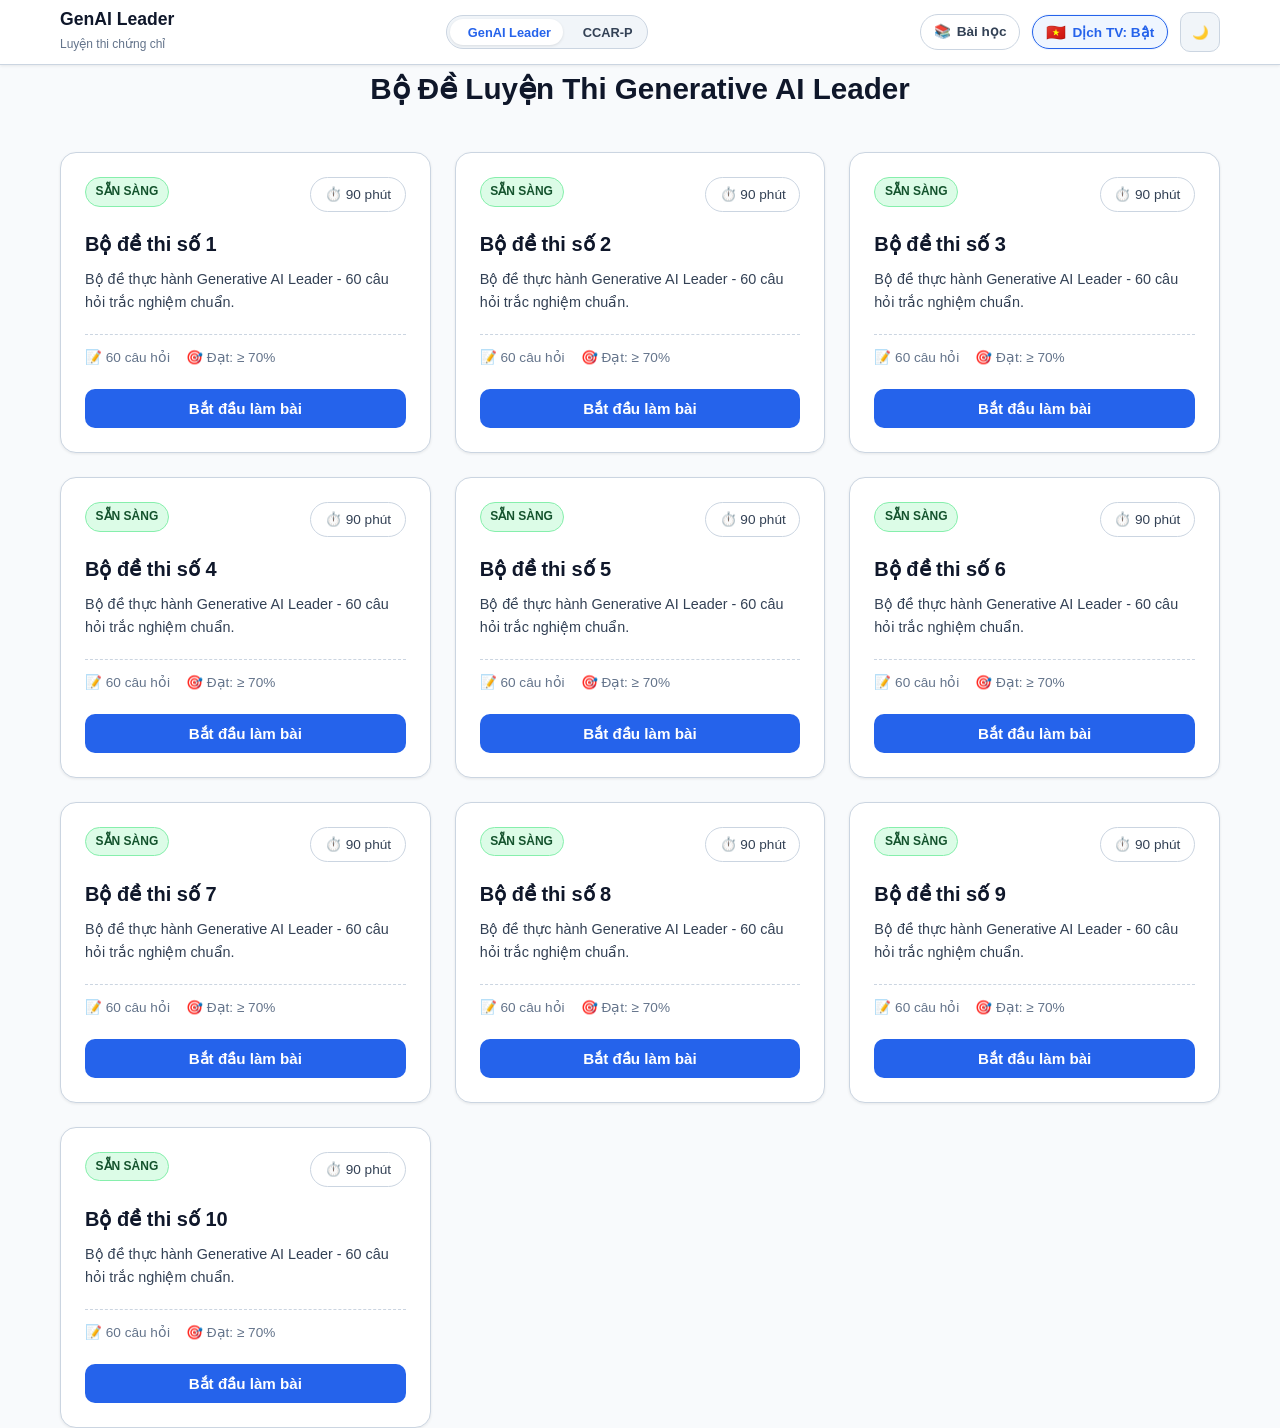
<file: index.html>
<!DOCTYPE html>
<html lang="vi" data-theme="light">

<head>
  <meta charset="UTF-8">
  <meta name="viewport" content="width=device-width, initial-scale=1.0">
  <title>Luyện Thi Chứng Chỉ Generative AI Leader | 10 Bộ Đề Thi Thử</title>
  <meta name="description"
    content="Nền tảng thi thử chứng chỉ Generative AI Leader với 10 bộ đề thi trắc nghiệm, bấm giờ 90 phút, chấm điểm phân tích theo chủ đề và xem đáp án chi tiết.">
  <link rel="stylesheet" href="css/style.css">
</head>

<body>

  <!-- ========================================================================
       SITE HEADER
       ======================================================================== -->
  <header class="site-header">
    <div class="container header-content">
      <div class="brand" id="brandLogo" title="Về trang chọn bộ đề">
        <div class="brand-info">
          <h1 id="brandTitle">Exam Portal</h1>
          <span id="brandSubtitle">Luyện thi chứng chỉ</span>
        </div>
      </div>

      <!-- Quick Exam Switcher in Header -->
      <div class="header-exam-selector" id="headerExamSelector" role="group" aria-label="Chọn kỳ thi chứng chỉ">
        <button type="button" class="exam-pill-btn active" data-exam="genai" id="headBtnGenAI"
          title="Chuyển sang kỳ thi Google Cloud Generative AI Leader">
          <span class="exam-pill-icon"></span>
          <span class="exam-pill-name">GenAI Leader</span>
        </button>
        <button type="button" class="exam-pill-btn" data-exam="ccarp" id="headBtnCCARP"
          title="Chuyển sang kỳ thi Claude Certified Architect (CCAR-P)">
          <span class="exam-pill-icon"></span>
          <span class="exam-pill-name">CCAR-P</span>
        </button>
      </div>

      <div class="header-actions">
        <!-- Link to CCAR-P study page (shown only for CCAR-P) -->
        <a class="btn-learn-link" id="learnLink" href="ccarp-learn.html" title="Bài học CCAR-P song ngữ theo 7 domain">
          📚 <span class="learn-link-text">Bài học</span>
        </a>

        <!-- Countdown Timer Widget -->
        <div class="timer-widget" id="timerWidget" aria-label="Thời gian còn lại">
          <span>⏱️</span>
          <span id="timerDisplay">90:00</span>
        </div>

        <!-- Bilingual Translation Toggle Button -->
        <button type="button" class="btn-lang-toggle active" id="langToggleBtn" aria-label="Bật/Tắt dịch tiếng Việt"
          title="Bật/Tắt hiển thị bản dịch tiếng Việt song ngữ">
          <span class="lang-icon">🇻🇳</span>
          <span class="lang-label" id="langToggleText">Dịch TV: Bật</span>
        </button>

        <!-- Light/Dark Theme Toggle -->
        <button type="button" class="btn-icon" id="themeToggleBtn" aria-label="Chuyển giao diện sáng/tối"
          title="Chuyển giao diện">
          🌙
        </button>
      </div>
    </div>
  </header>

  <!-- ========================================================================
       MAIN APP VIEWS
       ======================================================================== -->
  <main class="container">

    <!-- VIEW 1: SET SELECTION DASHBOARD -->
    <section id="setSelectionView" class="view-section active">

      <!-- EXAM SELECTION CARDS -->


      <div class="hero-banner" id="heroBanner">
        <h2 id="heroTitle">Bộ Đề Luyện Thi Generative AI Leader</h2>
      </div>

      <div class="sets-grid" id="setsGrid">
        <!-- Rendered by js/app.js -->
      </div>
    </section>

    <!-- VIEW 2: ACTIVE EXAM INTERFACE -->
    <section id="examView" class="view-section">
      <div class="exam-layout">

        <!-- Left Column: Question Area -->
        <div class="question-panel">
          <div class="question-header">
            <div>
              <span id="examSetName"
                style="font-weight:700; color:var(--text-muted); font-size:0.85rem; margin-right:0.5rem;">Bộ đề
                thi</span>
              <span class="q-topic-badge" id="qTopicBadge">Topic</span>
            </div>
            <div style="display:flex; align-items:center; gap:0.5rem;">
              <span class="q-type-badge" id="qTypeBadge">🔘 Chọn một đáp án</span>
              <button type="button" class="q-flag-btn" id="qFlagBtn" title="Gắn cờ để kiểm tra lại trước khi nộp">
                🏳️ Đặt cờ xem lại
              </button>
            </div>
          </div>

          <!-- Question Text -->
          <h2 class="question-title" id="questionTitle">Đang tải câu hỏi...</h2>

          <!-- Options -->
          <div class="options-list" id="optionsList" role="radiogroup">
            <!-- Rendered by js/app.js -->
          </div>

          <!-- Navigation Controls -->
          <div class="question-actions">
            <button type="button" class="btn btn-secondary" id="prevBtn">❮ Câu trước</button>
            <button type="button" class="btn btn-secondary mobile-palette-toggle" id="mobilePaletteToggle">
              📋 Danh sách câu (<span id="answeredCountLabel">0/60</span>)
            </button>
            <button type="button" class="btn btn-primary" id="nextBtn">Câu tiếp theo ❯</button>
          </div>
        </div>

        <!-- Right Column: Question Palette Matrix -->
        <aside class="palette-sidebar" id="paletteSidebar">
          <div class="palette-header">
            <h4>Bảng câu hỏi</h4>
            <button type="button" class="btn-icon mobile-palette-toggle" id="closeMobilePaletteBtn"
              style="width:32px; height:32px;">✕</button>
          </div>

          <div class="palette-legend">
            <div class="legend-item"><span class="legend-dot answered"></span> Đã làm</div>
            <div class="legend-item"><span class="legend-dot unanswered"></span> Chưa làm</div>
            <div class="legend-item"><span class="legend-dot flagged"></span> Gắn cờ</div>
            <div class="legend-item"><span class="legend-dot current"></span> Đang xem</div>
          </div>

          <div class="palette-grid" id="paletteGrid">
            <!-- 1 to 60 buttons -->
          </div>

          <div class="palette-footer">
            <button type="button" class="btn btn-primary" id="submitExamBtn">
              Nộp bài thi 🏁
            </button>
          </div>
        </aside>

        <div class="palette-backdrop" id="paletteBackdrop"></div>

      </div>
    </section>

    <!-- VIEW 3: RESULTS & FULL REVIEW -->
    <section id="resultView" class="view-section">

      <!-- Big Score Summary Card -->
      <div class="result-header-card">
        <div class="result-status-badge pass" id="resultStatusBadge">PASSED</div>
        <div class="score-display" id="scorePercent">85%</div>
        <div class="score-subtitle" id="scoreFraction">(51/60 câu đúng)</div>

        <div class="result-stats-row">
          <div class="stat-box">
            <span class="val" id="timeSpentText">45m 12s</span>
            <span class="lbl">Thời gian làm bài</span>
          </div>
          <div class="stat-box">
            <span class="val" id="correctCountText" style="color:var(--success);">51</span>
            <span class="lbl">Số câu đúng</span>
          </div>
          <div class="stat-box">
            <span class="val" id="incorrectCountText" style="color:var(--danger);">9</span>
            <span class="lbl">Số câu sai</span>
          </div>
          <div class="stat-box">
            <span class="val" id="passMarkText">70%</span>
            <span class="lbl">Điểm chuẩn qua môn</span>
          </div>
        </div>
      </div>

      <!-- Domain Performance Breakdown -->
      <div class="domains-card">
        <h3 id="domainsCardTitle">📊 Kết quả phân tích theo các lĩnh vực thi</h3>
        <div id="domainBarsContainer">
          <!-- Rendered by js/app.js -->
        </div>
      </div>

      <!-- Detailed Review List -->
      <div class="review-section">
        <div class="review-section-header">
          <h3>📝 Xem lại toàn bộ câu hỏi &amp; đáp án</h3>
          <div class="review-filters">
            <button type="button" class="filter-btn active" data-filter="all">Tất cả</button>
            <button type="button" class="filter-btn" data-filter="correct">Câu đúng</button>
            <button type="button" class="filter-btn" data-filter="incorrect">Câu sai</button>
            <button type="button" class="filter-btn" data-filter="flagged">Đã gắn cờ</button>
          </div>
        </div>

        <div class="review-list" id="reviewList">
          <!-- Rendered by js/app.js -->
        </div>

        <div class="result-footer-actions">
          <button type="button" class="btn btn-secondary" id="retryBtn">🔄 Làm lại đề này</button>
          <button type="button" class="btn btn-primary" id="backToSetsBtn">🏠 Trở về danh sách bộ đề</button>
        </div>
      </div>

    </section>

  </main>

  <!-- ========================================================================
       CONFIRMATION MODAL
       ======================================================================== -->
  <div class="modal-overlay" id="submitModal" role="dialog" aria-modal="true" aria-labelledby="modalTitle">
    <div class="modal-content">
      <div class="modal-icon">⚠️</div>
      <h3 id="modalTitle">Xác nhận nộp bài</h3>
      <p id="modalWarningText">Bạn có chắc chắn muốn nộp bài thi?</p>
      <div class="modal-actions">
        <button type="button" class="btn btn-secondary" id="modalCancelBtn">Tiếp tục làm bài</button>
        <button type="button" class="btn btn-primary" id="modalConfirmBtn">Nộp bài ngay</button>
      </div>
    </div>
  </div>

  <!-- Scripts: First load data JS for instant offline/file:// support without CORS, then app -->
  <script src="Quiz_data/manifest.js"></script>
  <script src="Quiz_data/set_1.js"></script>
  <script src="CCAR-P/manifest.js"></script>
  <script src="CCAR-P/set_1.js"></script>
  <script src="js/app.js"></script>
</body>

</html>
</file>
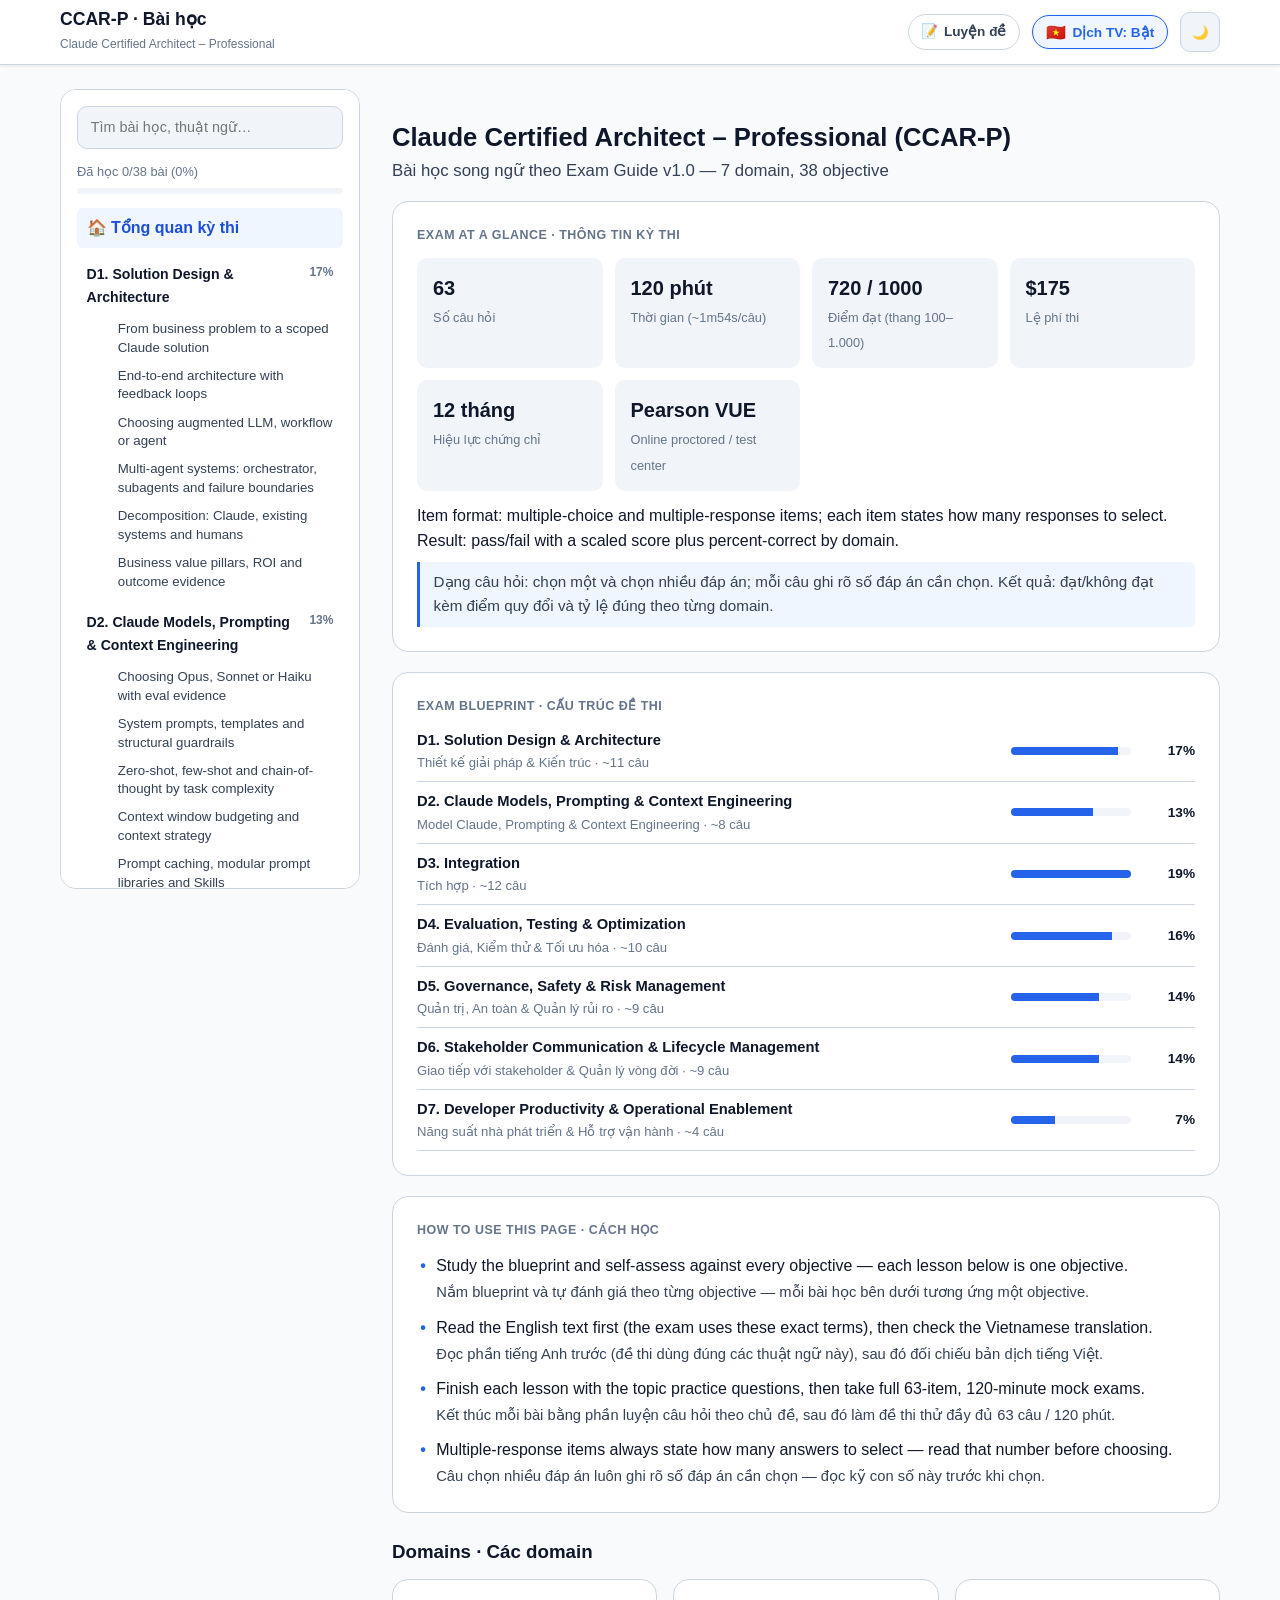
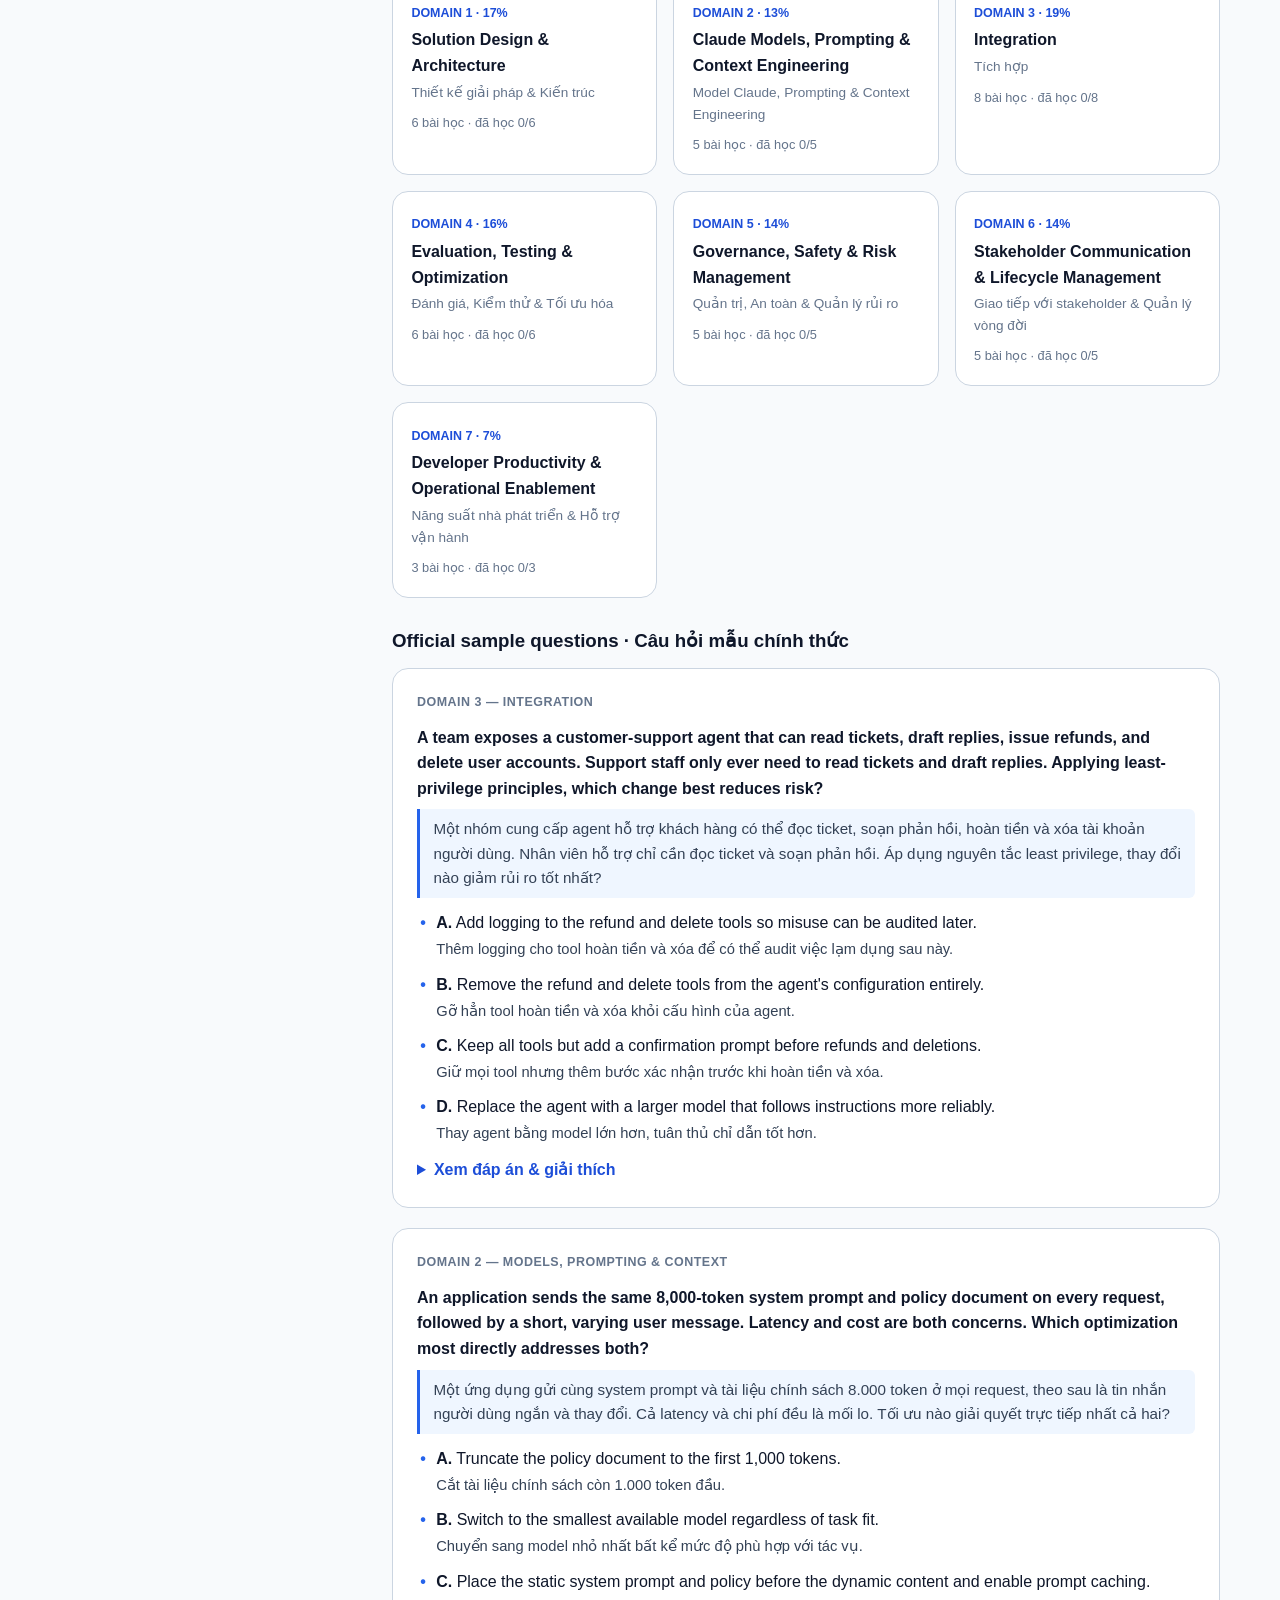
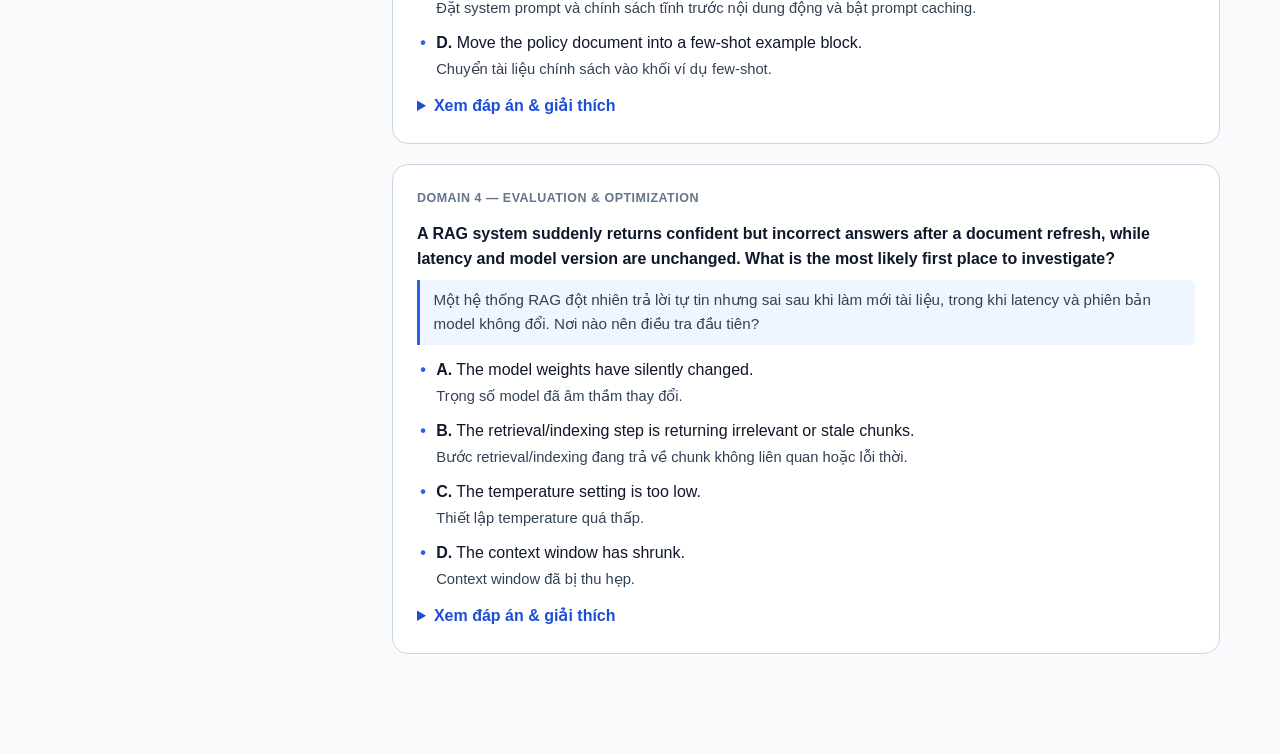
<file: ccarp-learn.html>
<!DOCTYPE html>
<html lang="vi" data-theme="light">

<head>
  <meta charset="UTF-8">
  <meta name="viewport" content="width=device-width, initial-scale=1.0">
  <title>Bài Học CCAR-P | Claude Certified Architect – Professional</title>
  <meta name="description"
    content="Bài học song ngữ Anh - Việt cho kỳ thi Claude Certified Architect – Professional (CCAR-P), sắp xếp theo 7 domain và các objective của Exam Guide.">
  <link rel="stylesheet" href="css/style.css">
  <link rel="stylesheet" href="css/learn.css">
</head>

<body>

  <header class="site-header">
    <div class="container header-content">
      <a class="brand" href="#overview" title="Tổng quan kỳ thi CCAR-P">
        <div class="brand-info">
          <h1>CCAR-P · Bài học</h1>
          <span>Claude Certified Architect – Professional</span>
        </div>
      </a>

      <div class="header-actions">
        <button type="button" class="btn-icon learn-menu-btn" id="menuToggleBtn" aria-label="Mở mục lục"
          title="Mục lục">☰</button>

        <a class="btn-learn-link" href="index.html?exam=ccarp" title="Làm 10 bộ đề thi thử CCAR-P">
          📝 <span class="learn-link-text">Luyện đề</span>
        </a>

        <button type="button" class="btn-lang-toggle active" id="langToggleBtn" aria-label="Bật/Tắt dịch tiếng Việt"
          title="Bật/Tắt hiển thị bản dịch tiếng Việt song ngữ">
          <span class="lang-icon">🇻🇳</span>
          <span class="lang-label" id="langToggleText">Dịch TV: Bật</span>
        </button>

        <button type="button" class="btn-icon" id="themeToggleBtn" aria-label="Chuyển giao diện sáng/tối"
          title="Chuyển giao diện">🌙</button>
      </div>
    </div>
  </header>

  <div class="container learn-layout">
    <aside class="learn-sidebar" id="learnSidebar" aria-label="Mục lục bài học">
      <div class="learn-search">
        <input type="search" id="searchInput" placeholder="Tìm bài học, thuật ngữ…" aria-label="Tìm bài học">
      </div>
      <div class="learn-progress" id="progressSummary"></div>
      <nav class="learn-nav" id="learnNav"></nav>
    </aside>
    <div class="learn-backdrop" id="learnBackdrop"></div>

    <main class="learn-main" id="learnMain">
      <p class="learn-loading">Đang tải bài học…</p>
    </main>
  </div>

  <script src="CCAR-P/lessons/lessons.js"></script>
  <script src="CCAR-P/manifest.js"></script>
  <script src="js/learn.js"></script>
</body>

</html>
</file>
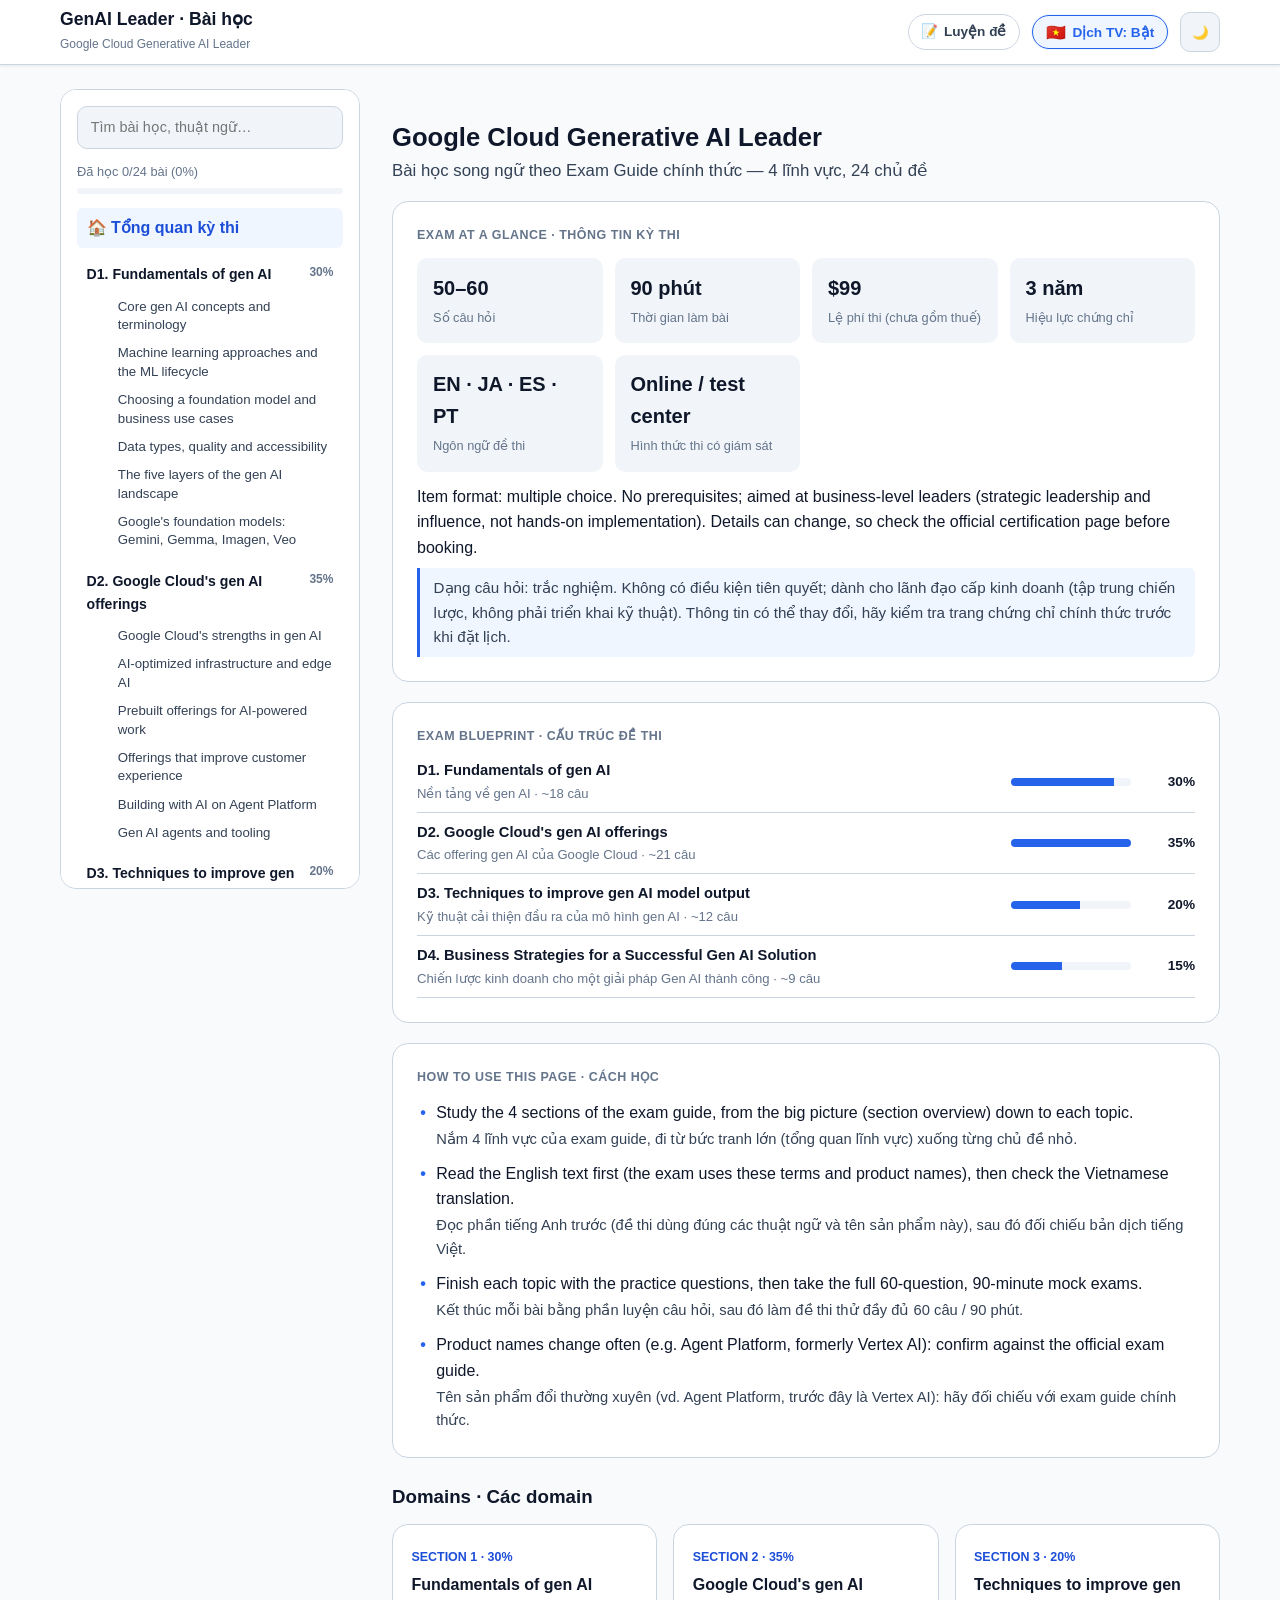
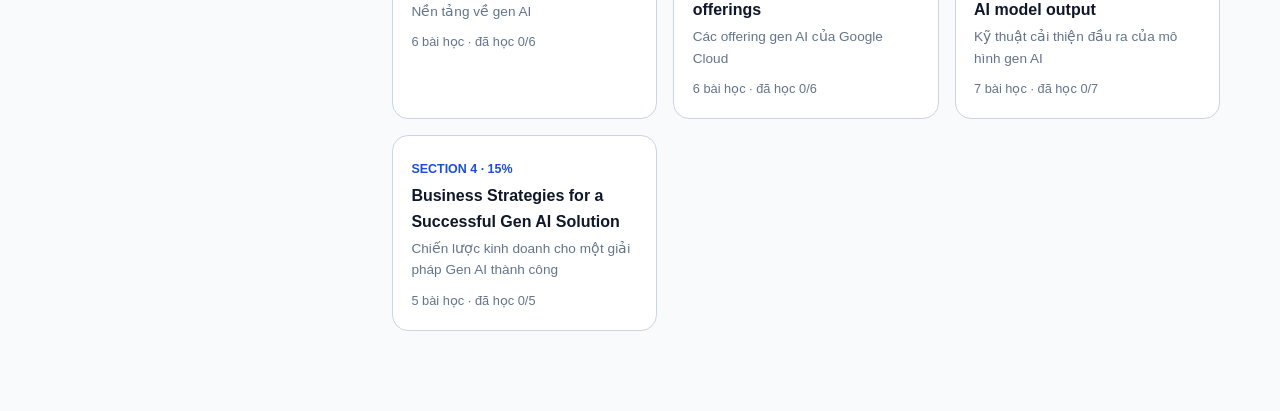
<file: genai-learn.html>
<!DOCTYPE html>
<html lang="vi" data-theme="light">

<head>
  <meta charset="UTF-8">
  <meta name="viewport" content="width=device-width, initial-scale=1.0">
  <title>Bài Học Generative AI Leader | Google Cloud</title>
  <meta name="description"
    content="Bài học song ngữ Anh - Việt cho kỳ thi Google Cloud Generative AI Leader, sắp xếp từ 4 lĩnh vực lớn xuống từng chủ đề nhỏ theo Exam Guide chính thức.">
  <link rel="stylesheet" href="css/style.css">
  <link rel="stylesheet" href="css/learn.css">
</head>

<body>

  <header class="site-header">
    <div class="container header-content">
      <a class="brand" href="#overview" title="Tổng quan kỳ thi Generative AI Leader">
        <div class="brand-info">
          <h1>GenAI Leader · Bài học</h1>
          <span>Google Cloud Generative AI Leader</span>
        </div>
      </a>

      <div class="header-actions">
        <button type="button" class="btn-icon learn-menu-btn" id="menuToggleBtn" aria-label="Mở mục lục"
          title="Mục lục">☰</button>

        <a class="btn-learn-link" href="index.html?exam=genai" title="Làm 10 bộ đề thi thử Generative AI Leader">
          📝 <span class="learn-link-text">Luyện đề</span>
        </a>

        <button type="button" class="btn-lang-toggle active" id="langToggleBtn" aria-label="Bật/Tắt dịch tiếng Việt"
          title="Bật/Tắt hiển thị bản dịch tiếng Việt song ngữ">
          <span class="lang-icon">🇻🇳</span>
          <span class="lang-label" id="langToggleText">Dịch TV: Bật</span>
        </button>

        <button type="button" class="btn-icon" id="themeToggleBtn" aria-label="Chuyển giao diện sáng/tối"
          title="Chuyển giao diện">🌙</button>
      </div>
    </div>
  </header>

  <div class="container learn-layout">
    <aside class="learn-sidebar" id="learnSidebar" aria-label="Mục lục bài học">
      <div class="learn-search">
        <input type="search" id="searchInput" placeholder="Tìm bài học, thuật ngữ…" aria-label="Tìm bài học">
      </div>
      <div class="learn-progress" id="progressSummary"></div>
      <nav class="learn-nav" id="learnNav"></nav>
    </aside>
    <div class="learn-backdrop" id="learnBackdrop"></div>

    <main class="learn-main" id="learnMain">
      <p class="learn-loading">Đang tải bài học…</p>
    </main>
  </div>

  <script src="Quiz_data/lessons/lessons.js"></script>
  <script src="Quiz_data/manifest.js"></script>
  <script>
    // Cấu hình cho js/learn.js (mặc định của learn.js là CCAR-P)
    (function () {
      var DOMAIN_TOPICS = [
        "Generative AI Fundamentals",
        "Google Cloud Gen AI Solutions",
        "Improving Gen AI Model Output",
        "Business Strategy for Gen AI"
      ];
      window.LEARN_CONFIG = {
        lessons: window.GENAI_LESSONS,
        manifest: window.QUIZ_MANIFEST,
        progressKey: "genai_learn_done",
        examId: "genai",
        folder: "Quiz_data",
        setVarPrefix: "QUIZ_DATA_SET_",
        lessonsFile: "Quiz_data/lessons/lessons.js",
        buildCmd: "python build_genai_lessons.py",
        title: "Google Cloud Generative AI Leader",
        subtitle: "Bài học song ngữ theo Exam Guide chính thức — 4 lĩnh vực, {topics} chủ đề",
        questionsPerSet: 60,
        domainWord: "Section",
        practiceSource: "Generative AI Leader",
        facts: [
          { val: "50–60", lbl: "Số câu hỏi" },
          { val: "90 phút", lbl: "Thời gian làm bài" },
          { val: "$99", lbl: "Lệ phí thi (chưa gồm thuế)" },
          { val: "3 năm", lbl: "Hiệu lực chứng chỉ" },
          { val: "EN · JA · ES · PT", lbl: "Ngôn ngữ đề thi" },
          { val: "Online / test center", lbl: "Hình thức thi có giám sát" }
        ],
        formatNote: {
          en: "Item format: multiple choice. No prerequisites; aimed at business-level leaders (strategic leadership and influence, not hands-on implementation). Details can change, so check the official certification page before booking.",
          vi: "Dạng câu hỏi: trắc nghiệm. Không có điều kiện tiên quyết; dành cho lãnh đạo cấp kinh doanh (tập trung chiến lược, không phải triển khai kỹ thuật). Thông tin có thể thay đổi, hãy kiểm tra trang chứng chỉ chính thức trước khi đặt lịch."
        },
        steps: [
          { en: "Study the 4 sections of the exam guide, from the big picture (section overview) down to each topic.", vi: "Nắm 4 lĩnh vực của exam guide, đi từ bức tranh lớn (tổng quan lĩnh vực) xuống từng chủ đề nhỏ." },
          { en: "Read the English text first (the exam uses these terms and product names), then check the Vietnamese translation.", vi: "Đọc phần tiếng Anh trước (đề thi dùng đúng các thuật ngữ và tên sản phẩm này), sau đó đối chiếu bản dịch tiếng Việt." },
          { en: "Finish each topic with the practice questions, then take the full 60-question, 90-minute mock exams.", vi: "Kết thúc mỗi bài bằng phần luyện câu hỏi, sau đó làm đề thi thử đầy đủ 60 câu / 90 phút." },
          { en: "Product names change often (e.g. Agent Platform, formerly Vertex AI): confirm against the official exam guide.", vi: "Tên sản phẩm đổi thường xuyên (vd. Agent Platform, trước đây là Vertex AI): hãy đối chiếu với exam guide chính thức." }
        ],
        samples: [],
        // Mỗi câu hỏi đã gắn lessonId; câu nào chưa có thì lọc theo lĩnh vực + từ khóa của bài học
        practiceFilter: function (q, domain, topic) {
          if (q.lessonId) return q.lessonId === topic.id;
          var want = DOMAIN_TOPICS[(domain && domain.domain) - 1];
          if (!want || String(q.topic || "").indexOf(want) !== 0) return false;
          var text = [q.question].concat((q.options || []).map(function (o) { return o.text; }), [q.explanation]).join(" ").toLowerCase();
          return (topic.keywords || []).some(function (k) { return text.indexOf(String(k).toLowerCase()) !== -1; });
        }
      };
    })();
  </script>
  <script src="js/learn.js"></script>
</body>

</html>
</file>
<file: css/style.css>
/* ==========================================================================
   Generative AI Leader Exam Portal - Design System & Styles
   ========================================================================== */

:root {
  /* Common variables */
  --font-family: -apple-system, BlinkMacSystemFont, "Segoe UI", Roboto, Helvetica, Arial, sans-serif, "Apple Color Emoji", "Segoe UI Emoji";
  --radius-sm: 6px;
  --radius-md: 10px;
  --radius-lg: 16px;
  --radius-full: 9999px;
  --transition-fast: 0.15s ease;
  --transition-normal: 0.25s ease;

  /* LIGHT THEME (High Contrast & Clean) */
  --bg-body: #f8fafc;
  --bg-surface: #ffffff;
  --bg-surface-secondary: #f1f5f9;
  --bg-surface-hover: #e2e8f0;
  --border-color: #cbd5e1;
  --border-focus: #2563eb;
  
  --text-primary: #0f172a;      /* High contrast dark slate */
  --text-secondary: #334155;    /* Clear secondary text */
  --text-muted: #64748b;        /* Subtle labels */
  
  --accent-primary: #2563eb;
  --accent-hover: #1d4ed8;
  --accent-subtle: #eff6ff;
  --accent-text: #1d4ed8;

  --success: #15803d;
  --success-subtle: #dcfce7;
  --success-border: #86efac;
  --success-text: #14532d;

  --danger: #b91c1c;
  --danger-subtle: #fee2e2;
  --danger-border: #fca5a5;
  --danger-text: #7f1d1d;

  --warning: #b45309;
  --warning-subtle: #fef3c7;
  --warning-border: #fcd34d;
  --warning-text: #78350f;

  --shadow-sm: 0 1px 3px rgba(0, 0, 0, 0.08);
  --shadow-md: 0 4px 12px rgba(0, 0, 0, 0.08);
  --shadow-lg: 0 12px 28px rgba(0, 0, 0, 0.1);
  --nav-active-bg: #2563eb;
  --nav-active-text: #ffffff;
}

[data-theme="dark"] {
  /* DARK THEME (Luminous High Contrast, Non-tiring Deep Navy) */
  --bg-body: #0b0f19;
  --bg-surface: #131b2e;
  --bg-surface-secondary: #1a253c;
  --bg-surface-hover: #22314e;
  --border-color: #273754;
  --border-focus: #60a5fa;

  --text-primary: #f8fafc;      /* Crisp white */
  --text-secondary: #cbd5e1;    /* Very readable light slate */
  --text-muted: #94a3b8;        /* Soft gray for metadata */

  --accent-primary: #3b82f6;
  --accent-hover: #60a5fa;
  --accent-subtle: rgba(59, 130, 246, 0.16);
  --accent-text: #93c5fd;

  --success: #22c55e;
  --success-subtle: rgba(34, 197, 94, 0.18);
  --success-border: #166534;
  --success-text: #86efac;

  --danger: #ef4444;
  --danger-subtle: rgba(239, 68, 68, 0.18);
  --danger-border: #991b1b;
  --danger-text: #fca5a5;

  --warning: #f59e0b;
  --warning-subtle: rgba(245, 158, 11, 0.18);
  --warning-border: #92400e;
  --warning-text: #fde68a;

  --shadow-sm: 0 1px 3px rgba(0, 0, 0, 0.4);
  --shadow-md: 0 6px 16px rgba(0, 0, 0, 0.5);
  --shadow-lg: 0 14px 32px rgba(0, 0, 0, 0.6);
  --nav-active-bg: #3b82f6;
  --nav-active-text: #ffffff;
}

/* Reset & Base */
*, *::before, *::after {
  box-sizing: border-box;
  margin: 0;
  padding: 0;
}

body {
  font-family: var(--font-family);
  background-color: var(--bg-body);
  color: var(--text-primary);
  line-height: 1.6;
  min-height: 100vh;
  display: flex;
  flex-direction: column;
  transition: background-color var(--transition-normal), color var(--transition-normal);
  -webkit-font-smoothing: antialiased;
}

/* Layout Container */
.container {
  width: 100%;
  max-width: 1200px;
  margin: 0 auto;
  padding: 0 1.25rem;
}

/* Header & Navigation Bar */
.site-header {
  background-color: var(--bg-surface);
  border-bottom: 1px solid var(--border-color);
  position: sticky;
  top: 0;
  z-index: 50;
  box-shadow: var(--shadow-sm);
  transition: background-color var(--transition-normal), border-color var(--transition-normal);
}

.header-content {
  display: flex;
  align-items: center;
  justify-content: space-between;
  height: 64px;
}

.brand {
  display: flex;
  align-items: center;
  gap: 0.75rem;
  text-decoration: none;
  color: var(--text-primary);
  cursor: pointer;
}

.brand-icon {
  width: 36px;
  height: 36px;
  border-radius: var(--radius-md);
  background: linear-gradient(135deg, #2563eb, #7c3aed);
  display: flex;
  align-items: center;
  justify-content: center;
  color: #ffffff;
  font-weight: 700;
  font-size: 1.1rem;
}

.brand-info h1 {
  font-size: 1.1rem;
  font-weight: 700;
  line-height: 1.2;
}

.brand-info span {
  font-size: 0.75rem;
  color: var(--text-muted);
}

/* Quick Exam Switcher in Header */
.header-exam-selector {
  display: inline-flex;
  align-items: center;
  background: var(--bg-surface-secondary);
  border: 1px solid var(--border-color);
  border-radius: var(--radius-full);
  padding: 3px;
  gap: 2px;
}

.exam-pill-btn {
  display: inline-flex;
  align-items: center;
  gap: 0.35rem;
  padding: 0.35rem 0.75rem;
  font-size: 0.8rem;
  font-weight: 600;
  border-radius: var(--radius-full);
  border: none;
  background: transparent;
  color: var(--text-secondary);
  cursor: pointer;
  transition: all var(--transition-fast);
}

.exam-pill-btn:hover {
  color: var(--text-primary);
}

.exam-pill-btn.active {
  background: var(--bg-surface);
  color: var(--accent-primary);
  box-shadow: 0 1px 3px rgba(0, 0, 0, 0.1);
}

.header-actions {
  display: flex;
  align-items: center;
  gap: 0.75rem;
}

/* Theme Toggle Button */
.btn-icon {
  background: var(--bg-surface-secondary);
  border: 1px solid var(--border-color);
  color: var(--text-primary);
  width: 40px;
  height: 40px;
  border-radius: var(--radius-md);
  display: inline-flex;
  align-items: center;
  justify-content: center;
  cursor: pointer;
  transition: all var(--transition-fast);
}

.btn-icon:hover {
  background: var(--bg-surface-hover);
  border-color: var(--border-focus);
}

/* Bilingual Language Toggle Button */
.btn-lang-toggle {
  display: inline-flex;
  align-items: center;
  gap: 0.4rem;
  padding: 0.4rem 0.8rem;
  font-size: 0.85rem;
  font-weight: 600;
  border-radius: var(--radius-full);
  border: 1px solid var(--border-color);
  background: var(--bg-surface);
  color: var(--text-secondary);
  cursor: pointer;
  transition: all var(--transition-fast);
}

.btn-lang-toggle:hover {
  background: var(--bg-surface-secondary);
  border-color: var(--border-focus);
  color: var(--text-primary);
}

.btn-lang-toggle.active {
  background: var(--accent-subtle);
  border-color: var(--accent-primary);
  color: var(--accent-primary);
  box-shadow: 0 0 0 1px var(--accent-subtle);
}

.btn-lang-toggle .lang-icon {
  font-size: 1rem;
}

/* Link to study page */
.btn-learn-link {
  display: inline-flex;
  align-items: center;
  gap: 0.35rem;
  padding: 0.4rem 0.8rem;
  font-size: 0.85rem;
  font-weight: 600;
  border-radius: var(--radius-full);
  border: 1px solid var(--border-color);
  background: var(--bg-surface);
  color: var(--text-secondary);
  text-decoration: none;
  transition: all var(--transition-fast);
}

.btn-learn-link:hover {
  background: var(--bg-surface-secondary);
  border-color: var(--border-focus);
  color: var(--text-primary);
}

.review-lesson-link {
  display: inline-block;
  margin-top: 0.75rem;
  font-size: 0.85rem;
  font-weight: 600;
  color: var(--accent-text);
  text-decoration: none;
}

.review-lesson-link:hover {
  text-decoration: underline;
}

/* Exam Timer Widget */
.timer-widget {
  display: none; /* Shown during exam */
  align-items: center;
  gap: 0.5rem;
  padding: 0.4rem 0.85rem;
  background: var(--bg-surface-secondary);
  border: 1px solid var(--border-color);
  border-radius: var(--radius-full);
  font-variant-numeric: tabular-nums;
  font-weight: 600;
  font-size: 0.95rem;
  color: var(--text-primary);
}

.timer-widget.warning {
  background: var(--warning-subtle);
  border-color: var(--warning-border);
  color: var(--warning-text);
  animation: pulse 1.5s infinite;
}

.timer-widget.danger {
  background: var(--danger-subtle);
  border-color: var(--danger-border);
  color: var(--danger-text);
  animation: pulse 0.8s infinite;
}

@keyframes pulse {
  0%, 100% { opacity: 1; }
  50% { opacity: 0.6; }
}

/* Standard Buttons */
.btn {
  display: inline-flex;
  align-items: center;
  justify-content: center;
  gap: 0.5rem;
  padding: 0.6rem 1.2rem;
  border-radius: var(--radius-md);
  font-size: 0.95rem;
  font-weight: 600;
  cursor: pointer;
  transition: all var(--transition-fast);
  border: 1px solid transparent;
  text-decoration: none;
}

.btn-primary {
  background-color: var(--accent-primary);
  color: #ffffff;
}

.btn-primary:hover:not(:disabled) {
  background-color: var(--accent-hover);
  box-shadow: 0 4px 12px var(--accent-subtle);
}

.btn-secondary {
  background-color: var(--bg-surface-secondary);
  border-color: var(--border-color);
  color: var(--text-primary);
}

.btn-secondary:hover:not(:disabled) {
  background-color: var(--bg-surface-hover);
}

.btn-outline-danger {
  background-color: transparent;
  border-color: var(--danger);
  color: var(--danger);
}

.btn-outline-danger:hover {
  background-color: var(--danger-subtle);
}

.btn:disabled {
  opacity: 0.5;
  cursor: not-allowed;
}

/* App Main Views */
main {
  flex: 1;
  padding: 2rem 0;
}

.view-section {
  display: none;
}

.view-section.active {
  display: block;
}

/* ==========================================================================
   VIEW 1: SET SELECTION DASHBOARD
   ========================================================================== */

/* Exam Switcher Dashboard Cards */
.exam-selection-container {
  margin-bottom: 2.25rem;
}

.exam-selection-cards {
  display: grid;
  grid-template-columns: repeat(auto-fit, minmax(320px, 1fr));
  gap: 1.25rem;
}

.exam-select-card {
  position: relative;
  display: flex;
  align-items: center;
  gap: 1.1rem;
  padding: 1.35rem 1.5rem;
  background: var(--bg-surface);
  border: 2px solid var(--border-color);
  border-radius: var(--radius-lg);
  cursor: pointer;
  text-align: left;
  transition: all var(--transition-normal);
  box-shadow: var(--shadow-sm);
}

.exam-select-card:hover {
  transform: translateY(-2px);
  border-color: var(--border-focus);
  box-shadow: var(--shadow-md);
}

.exam-select-card.active {
  border-color: var(--accent-primary);
  background: var(--accent-subtle);
  box-shadow: 0 4px 16px var(--accent-subtle);
}

.card-status-badge {
  position: absolute;
  top: -10px;
  right: 18px;
  font-size: 0.72rem;
  font-weight: 700;
  padding: 0.15rem 0.65rem;
  border-radius: var(--radius-full);
  background: var(--accent-primary);
  color: #ffffff;
  letter-spacing: 0.3px;
  box-shadow: 0 2px 6px rgba(0, 0, 0, 0.15);
}

.card-status-badge.new-badge {
  background: #f59e0b;
}

.exam-select-card:not(.active) .card-status-badge:not(.new-badge) {
  display: none;
}

.card-icon-wrapper {
  width: 52px;
  height: 52px;
  border-radius: var(--radius-md);
  display: flex;
  align-items: center;
  justify-content: center;
  font-size: 1.75rem;
  flex-shrink: 0;
}

.card-icon-wrapper.google-color {
  background: rgba(66, 133, 244, 0.12);
}

.card-icon-wrapper.anthropic-color {
  background: rgba(217, 119, 6, 0.14);
}

.card-info {
  flex: 1;
  min-width: 0;
}

.card-provider {
  display: block;
  font-size: 0.75rem;
  font-weight: 700;
  text-transform: uppercase;
  letter-spacing: 0.5px;
  color: var(--text-muted);
  margin-bottom: 0.2rem;
}

.card-info h3 {
  font-size: 1.15rem;
  font-weight: 700;
  color: var(--text-primary);
  margin-bottom: 0.25rem;
  line-height: 1.35;
}

.card-info p {
  font-size: 0.85rem;
  color: var(--text-secondary);
  margin: 0;
  line-height: 1.4;
}

.card-arrow {
  font-size: 1.25rem;
  font-weight: 700;
  color: var(--text-muted);
  transition: all var(--transition-fast);
  padding-left: 0.5rem;
}

.exam-select-card.active .card-arrow {
  color: var(--accent-primary);
  transform: translateX(4px);
}

.hero-banner {
  text-align: center;
  margin-bottom: 2.5rem;
}

.hero-banner h2 {
  font-size: 1.85rem;
  font-weight: 800;
  margin-bottom: 0.5rem;
  color: var(--text-primary);
}

.hero-banner p {
  color: var(--text-secondary);
  font-size: 1.05rem;
  max-width: 680px;
  margin: 0 auto;
}

.exam-meta-pills {
  display: flex;
  justify-content: center;
  flex-wrap: wrap;
  gap: 0.75rem;
  margin-top: 1.25rem;
}

.meta-pill {
  display: inline-flex;
  align-items: center;
  gap: 0.4rem;
  padding: 0.35rem 0.85rem;
  border-radius: var(--radius-full);
  font-size: 0.85rem;
  font-weight: 500;
  background: var(--bg-surface);
  border: 1px solid var(--border-color);
  color: var(--text-secondary);
}

/* Sets Grid */
.sets-grid {
  display: grid;
  grid-template-columns: repeat(auto-fill, minmax(320px, 1fr));
  gap: 1.5rem;
  margin-top: 1.5rem;
}

.set-card {
  background: var(--bg-surface);
  border: 1px solid var(--border-color);
  border-radius: var(--radius-lg);
  padding: 1.5rem;
  display: flex;
  flex-direction: column;
  justify-content: space-between;
  box-shadow: var(--shadow-sm);
  transition: all var(--transition-normal);
  position: relative;
  overflow: hidden;
}

.set-card.available:hover {
  transform: translateY(-4px);
  border-color: var(--accent-primary);
  box-shadow: var(--shadow-md);
}

.set-card.unavailable {
  opacity: 0.75;
}

.card-header {
  display: flex;
  justify-content: space-between;
  align-items: flex-start;
  margin-bottom: 1rem;
}

.set-badge {
  font-size: 0.75rem;
  font-weight: 700;
  text-transform: uppercase;
  padding: 0.25rem 0.6rem;
  border-radius: var(--radius-full);
}

.set-badge.ready {
  background: var(--success-subtle);
  color: var(--success-text);
  border: 1px solid var(--success-border);
}

.set-badge.coming-soon {
  background: var(--bg-surface-secondary);
  color: var(--text-muted);
  border: 1px solid var(--border-color);
}

.set-card h3 {
  font-size: 1.25rem;
  font-weight: 700;
  margin-bottom: 0.5rem;
}

.set-card p {
  color: var(--text-secondary);
  font-size: 0.9rem;
  margin-bottom: 1.25rem;
  flex: 1;
}

.set-specs {
  display: flex;
  gap: 1rem;
  font-size: 0.85rem;
  color: var(--text-muted);
  margin-bottom: 1.25rem;
  border-top: 1px dashed var(--border-color);
  padding-top: 0.75rem;
}

.set-card .btn {
  width: 100%;
}

/* ==========================================================================
   VIEW 2: ACTIVE EXAM INTERFACE
   ========================================================================== */
.exam-layout {
  display: grid;
  grid-template-columns: 1fr 320px;
  gap: 1.75rem;
  align-items: start;
}

/* Main Question Area */
.question-panel {
  background: var(--bg-surface);
  border: 1px solid var(--border-color);
  border-radius: var(--radius-lg);
  padding: 1.75rem;
  box-shadow: var(--shadow-sm);
}

.question-header {
  display: flex;
  justify-content: space-between;
  align-items: flex-start;
  flex-wrap: wrap;
  gap: 0.75rem;
  padding-bottom: 1rem;
  border-bottom: 1px solid var(--border-color);
  margin-bottom: 1.5rem;
}

.q-topic-badge {
  display: inline-block;
  font-size: 0.8rem;
  font-weight: 600;
  padding: 0.25rem 0.75rem;
  border-radius: var(--radius-full);
  background: var(--accent-subtle);
  color: var(--accent-text);
  border: 1px solid var(--border-color);
}

.q-type-badge {
  display: inline-flex;
  align-items: center;
  gap: 0.35rem;
  font-size: 0.8rem;
  font-weight: 600;
  padding: 0.25rem 0.75rem;
  border-radius: var(--radius-full);
  background: var(--warning-subtle);
  color: var(--warning-text);
  border: 1px solid var(--warning-border);
}

.q-flag-btn {
  background: transparent;
  border: 1px solid var(--border-color);
  color: var(--text-secondary);
  padding: 0.35rem 0.75rem;
  border-radius: var(--radius-md);
  cursor: pointer;
  font-size: 0.85rem;
  display: inline-flex;
  align-items: center;
  gap: 0.35rem;
  transition: all var(--transition-fast);
}

.q-flag-btn.flagged {
  background: var(--warning-subtle);
  border-color: var(--warning-border);
  color: var(--warning-text);
  font-weight: 600;
}

.question-title {
  margin-bottom: 1.5rem;
}

.q-title-en {
  font-size: 1.15rem;
  font-weight: 600;
  line-height: 1.5;
  color: var(--text-primary);
}

.q-title-vi {
  margin-top: 0.5rem;
  font-size: 0.98rem;
  line-height: 1.5;
  color: var(--text-secondary);
  font-weight: 400;
  padding: 0.45rem 0.85rem;
  border-left: 3px solid var(--accent-primary);
  background: var(--accent-subtle);
  border-radius: 0 var(--radius-sm) var(--radius-sm) 0;
}

/* Options List */
.options-list {
  display: flex;
  flex-direction: column;
  gap: 0.85rem;
  margin-bottom: 2rem;
}

.option-item {
  display: flex;
  align-items: flex-start;
  gap: 1rem;
  padding: 1rem 1.25rem;
  background: var(--bg-surface);
  border: 2px solid var(--border-color);
  border-radius: var(--radius-md);
  cursor: pointer;
  transition: all var(--transition-fast);
  user-select: none;
}

.option-item:hover {
  background: var(--bg-surface-secondary);
  border-color: var(--border-focus);
}

.option-item.selected {
  background: var(--accent-subtle);
  border-color: var(--accent-primary);
}

.option-input {
  margin-top: 0.2rem;
  width: 18px;
  height: 18px;
  cursor: pointer;
  accent-color: var(--accent-primary);
}

.option-key {
  font-weight: 700;
  color: var(--text-secondary);
  min-width: 1.5rem;
  margin-top: 0.05rem;
}

.option-content {
  flex: 1;
  display: flex;
  flex-direction: column;
  gap: 0.25rem;
}

.option-text-en {
  font-size: 1rem;
  font-weight: 500;
  color: var(--text-primary);
  line-height: 1.45;
}

.option-text-vi {
  font-size: 0.9rem;
  font-weight: 400;
  color: var(--text-secondary);
  line-height: 1.4;
}

.option-item.selected .option-text-en {
  font-weight: 600;
}

.option-text {
  font-size: 1rem;
  color: var(--text-primary);
  flex: 1;
}

/* Action Controls (Prev, Next, Submit) */
.question-actions {
  display: flex;
  justify-content: space-between;
  align-items: center;
  gap: 1rem;
  padding-top: 1.25rem;
  border-top: 1px solid var(--border-color);
}

/* Question Matrix Palette (Sidebar) */
.palette-sidebar {
  background: var(--bg-surface);
  border: 1px solid var(--border-color);
  border-radius: var(--radius-lg);
  padding: 1.25rem;
  box-shadow: var(--shadow-sm);
  position: sticky;
  top: 80px;
}

.palette-header {
  display: flex;
  justify-content: space-between;
  align-items: center;
  margin-bottom: 1rem;
  padding-bottom: 0.75rem;
  border-bottom: 1px solid var(--border-color);
}

.palette-header h4 {
  font-size: 1rem;
  font-weight: 700;
}

.palette-legend {
  display: grid;
  grid-template-columns: 1fr 1fr;
  gap: 0.5rem;
  margin-bottom: 1rem;
  font-size: 0.75rem;
  color: var(--text-muted);
}

.legend-item {
  display: flex;
  align-items: center;
  gap: 0.4rem;
}

.legend-dot {
  width: 12px;
  height: 12px;
  border-radius: 3px;
  border: 1px solid var(--border-color);
}

.legend-dot.answered { background: var(--accent-primary); border-color: var(--accent-primary); }
.legend-dot.unanswered { background: var(--bg-surface-secondary); }
.legend-dot.flagged { background: var(--warning); border-color: var(--warning); }
.legend-dot.current { border: 2px solid var(--text-primary); }

.palette-grid {
  display: grid;
  grid-template-columns: repeat(5, 1fr);
  gap: 0.5rem;
  max-height: 380px;
  overflow-y: auto;
  padding-right: 0.25rem;
}

.palette-grid::-webkit-scrollbar {
  width: 6px;
}

.palette-grid::-webkit-scrollbar-thumb {
  background: var(--border-color);
  border-radius: 3px;
}

.matrix-btn {
  height: 38px;
  border-radius: var(--radius-sm);
  background: var(--bg-surface-secondary);
  border: 1px solid var(--border-color);
  color: var(--text-primary);
  font-size: 0.85rem;
  font-weight: 600;
  cursor: pointer;
  display: flex;
  align-items: center;
  justify-content: center;
  position: relative;
  transition: all var(--transition-fast);
}

.matrix-btn:hover {
  background: var(--bg-surface-hover);
  border-color: var(--accent-primary);
}

.matrix-btn.answered {
  background: var(--accent-primary);
  color: #ffffff;
  border-color: var(--accent-primary);
}

.matrix-btn.current {
  box-shadow: 0 0 0 2px var(--bg-surface), 0 0 0 4px var(--text-primary);
  font-weight: 800;
}

.matrix-btn.flagged::after {
  content: "";
  position: absolute;
  top: 2px;
  right: 2px;
  width: 7px;
  height: 7px;
  background-color: #f59e0b;
  border-radius: 50%;
  border: 1px solid #ffffff;
}

.palette-footer {
  margin-top: 1.25rem;
  padding-top: 1rem;
  border-top: 1px solid var(--border-color);
}

.palette-footer .btn {
  width: 100%;
}

/* Mobile Matrix Toggle Button */
.mobile-palette-toggle {
  display: none;
}

/* ==========================================================================
   VIEW 3: RESULTS & FULL REVIEW
   ========================================================================== */
.result-header-card {
  background: var(--bg-surface);
  border: 1px solid var(--border-color);
  border-radius: var(--radius-lg);
  padding: 2rem;
  text-align: center;
  box-shadow: var(--shadow-sm);
  margin-bottom: 2rem;
}

.result-status-badge {
  display: inline-block;
  font-size: 1rem;
  font-weight: 800;
  padding: 0.4rem 1.25rem;
  border-radius: var(--radius-full);
  margin-bottom: 1rem;
  text-transform: uppercase;
  letter-spacing: 0.5px;
}

.result-status-badge.pass {
  background: var(--success-subtle);
  color: var(--success-text);
  border: 1px solid var(--success-border);
}

.result-status-badge.fail {
  background: var(--danger-subtle);
  color: var(--danger-text);
  border: 1px solid var(--danger-border);
}

.score-display {
  font-size: 3.5rem;
  font-weight: 900;
  line-height: 1.1;
  color: var(--text-primary);
  margin-bottom: 0.25rem;
}

.score-subtitle {
  color: var(--text-secondary);
  font-size: 1.1rem;
  margin-bottom: 1.5rem;
}

.result-stats-row {
  display: flex;
  justify-content: center;
  flex-wrap: wrap;
  gap: 2rem;
  border-top: 1px solid var(--border-color);
  padding-top: 1.5rem;
}

.stat-box {
  display: flex;
  flex-direction: column;
}

.stat-box .val {
  font-size: 1.35rem;
  font-weight: 700;
  color: var(--text-primary);
}

.stat-box .lbl {
  font-size: 0.85rem;
  color: var(--text-muted);
}

/* Domain Breakdown */
.domains-card {
  background: var(--bg-surface);
  border: 1px solid var(--border-color);
  border-radius: var(--radius-lg);
  padding: 1.75rem;
  box-shadow: var(--shadow-sm);
  margin-bottom: 2rem;
}

.domains-card h3 {
  font-size: 1.15rem;
  font-weight: 700;
  margin-bottom: 1.25rem;
}

.domain-item {
  margin-bottom: 1rem;
}

.domain-info {
  display: flex;
  justify-content: space-between;
  margin-bottom: 0.35rem;
  font-size: 0.9rem;
  font-weight: 600;
}

.domain-bar-bg {
  width: 100%;
  height: 10px;
  background: var(--bg-surface-secondary);
  border-radius: var(--radius-full);
  overflow: hidden;
}

.domain-bar-fill {
  height: 100%;
  background: var(--accent-primary);
  border-radius: var(--radius-full);
  transition: width 0.8s ease-out;
}

/* Question Review Section */
.review-section-header {
  display: flex;
  justify-content: space-between;
  align-items: center;
  flex-wrap: wrap;
  gap: 1rem;
  margin-bottom: 1.5rem;
}

.review-section-header h3 {
  font-size: 1.3rem;
  font-weight: 800;
}

.review-filters {
  display: flex;
  gap: 0.5rem;
  flex-wrap: wrap;
}

.filter-btn {
  background: var(--bg-surface);
  border: 1px solid var(--border-color);
  color: var(--text-secondary);
  padding: 0.4rem 0.85rem;
  border-radius: var(--radius-full);
  font-size: 0.85rem;
  font-weight: 600;
  cursor: pointer;
  transition: all var(--transition-fast);
}

.filter-btn:hover {
  background: var(--bg-surface-hover);
}

.filter-btn.active {
  background: var(--accent-primary);
  color: #ffffff;
  border-color: var(--accent-primary);
}

.review-list {
  display: flex;
  flex-direction: column;
  gap: 1.5rem;
}

.review-card {
  background: var(--bg-surface);
  border: 1px solid var(--border-color);
  border-radius: var(--radius-lg);
  padding: 1.5rem;
  box-shadow: var(--shadow-sm);
  transition: border-color var(--transition-fast);
}

.review-card.correct {
  border-left: 6px solid var(--success);
}

.review-card.incorrect {
  border-left: 6px solid var(--danger);
}

.review-q-meta {
  display: flex;
  justify-content: space-between;
  align-items: center;
  margin-bottom: 0.85rem;
}

.review-status-tag {
  font-size: 0.8rem;
  font-weight: 700;
  padding: 0.2rem 0.6rem;
  border-radius: var(--radius-full);
}

.review-status-tag.correct {
  background: var(--success-subtle);
  color: var(--success-text);
  border: 1px solid var(--success-border);
}

.review-status-tag.incorrect {
  background: var(--danger-subtle);
  color: var(--danger-text);
  border: 1px solid var(--danger-border);
}

.review-options {
  display: flex;
  flex-direction: column;
  gap: 0.6rem;
  margin: 1rem 0;
}

.review-q-title {
  margin-bottom: 0.85rem;
}

.review-q-title .q-title-en {
  font-size: 1.05rem;
  font-weight: 600;
  line-height: 1.5;
  color: var(--text-primary);
}

.review-q-title .q-title-vi {
  margin-top: 0.35rem;
  font-size: 0.95rem;
  color: var(--text-secondary);
  padding: 0.35rem 0.75rem;
  border-left: 3px solid var(--accent-primary);
  background: var(--accent-subtle);
  border-radius: 0 var(--radius-sm) var(--radius-sm) 0;
  line-height: 1.45;
}

.review-opt {
  padding: 0.75rem 1rem;
  border-radius: var(--radius-md);
  font-size: 0.95rem;
  border: 1px solid var(--border-color);
  display: flex;
  align-items: flex-start;
  gap: 0.75rem;
}

.review-opt-icon {
  font-size: 1rem;
  line-height: 1.4;
}

.review-opt-key {
  font-weight: 700;
  min-width: 1.5rem;
  line-height: 1.4;
}

.review-opt-content {
  flex: 1;
  display: flex;
  flex-direction: column;
  gap: 0.2rem;
}

.review-opt-en {
  font-size: 0.95rem;
  color: inherit;
  line-height: 1.45;
}

.review-opt-vi {
  font-size: 0.88rem;
  color: var(--text-secondary);
  line-height: 1.4;
}

.review-opt.is-correct-answer {
  background: var(--success-subtle);
  border-color: var(--success-border);
  color: var(--success-text);
  font-weight: 600;
}

.review-opt.is-correct-answer .review-opt-vi {
  color: var(--success-text);
  opacity: 0.9;
}

.review-opt.is-user-wrong {
  background: var(--danger-subtle);
  border-color: var(--danger-border);
  color: var(--danger-text);
}

.review-opt.is-user-wrong .review-opt-en {
  text-decoration: line-through;
}

.review-opt.is-user-wrong .review-opt-vi {
  color: var(--danger-text);
  opacity: 0.85;
}

.review-opt-badge {
  margin-left: auto;
  font-size: 0.8rem;
  font-weight: 700;
  white-space: nowrap;
}

.review-verdict {
  margin-top: 1rem;
  padding: 0.85rem 1rem;
  border-radius: var(--radius-md);
  background: var(--bg-surface-secondary);
  font-size: 0.9rem;
  border-left: 3px solid var(--accent-primary);
}

.verdict-summary {
  line-height: 1.5;
}

.review-explanation {
  margin-top: 0.65rem;
  padding: 0.65rem 0.85rem;
  border-radius: var(--radius-md);
  background: var(--bg-surface);
  border: 1px dashed var(--border-color);
  display: flex;
  flex-direction: column;
  gap: 0.4rem;
}

.explanation-en {
  font-size: 0.88rem;
  color: var(--text-primary);
  line-height: 1.45;
}

.explanation-vi {
  font-size: 0.88rem;
  color: var(--text-secondary);
  line-height: 1.45;
  padding-top: 0.35rem;
  border-top: 1px solid var(--border-color);
}

.expl-label {
  font-weight: 700;
  color: var(--accent-primary);
}

/* Hide translations utility when toggled off */
body.hide-translations .q-title-vi,
body.hide-translations .option-text-vi,
body.hide-translations .review-opt-vi,
body.hide-translations .explanation-vi {
  display: none !important;
}

.result-footer-actions {
  display: flex;
  justify-content: center;
  gap: 1rem;
  margin-top: 2.5rem;
  flex-wrap: wrap;
}

/* ==========================================================================
   MODAL DIALOG
   ========================================================================== */
.modal-overlay {
  display: none;
  position: fixed;
  inset: 0;
  background: rgba(0, 0, 0, 0.65);
  backdrop-filter: blur(4px);
  z-index: 100;
  align-items: center;
  justify-content: center;
  padding: 1rem;
}

.modal-overlay.active {
  display: flex;
}

.modal-content {
  background: var(--bg-surface);
  border: 1px solid var(--border-color);
  border-radius: var(--radius-lg);
  max-width: 480px;
  width: 100%;
  padding: 2rem;
  box-shadow: var(--shadow-lg);
  text-align: center;
}

.modal-icon {
  width: 56px;
  height: 56px;
  border-radius: 50%;
  background: var(--warning-subtle);
  color: var(--warning-text);
  display: flex;
  align-items: center;
  justify-content: center;
  margin: 0 auto 1.25rem;
  font-size: 1.75rem;
}

.modal-content h3 {
  font-size: 1.35rem;
  font-weight: 800;
  margin-bottom: 0.75rem;
}

.modal-content p {
  color: var(--text-secondary);
  font-size: 0.95rem;
  margin-bottom: 1.5rem;
}

.modal-actions {
  display: flex;
  gap: 0.75rem;
  justify-content: center;
}

/* ==========================================================================
   RESPONSIVE DESIGN (DESKTOP & MOBILE)
   ========================================================================== */
@media (max-width: 900px) {
  .exam-layout {
    grid-template-columns: 1fr;
  }

  .palette-sidebar {
    position: fixed;
    bottom: 0;
    left: 0;
    right: 0;
    top: auto;
    z-index: 90;
    border-radius: var(--radius-lg) var(--radius-lg) 0 0;
    box-shadow: 0 -8px 24px rgba(0, 0, 0, 0.2);
    transform: translateY(100%);
    transition: transform var(--transition-normal);
    max-height: 80vh;
    display: flex;
    flex-direction: column;
  }

  .palette-sidebar.mobile-open {
    transform: translateY(0);
  }

  .palette-backdrop {
    display: none;
    position: fixed;
    inset: 0;
    background: rgba(0,0,0,0.5);
    z-index: 85;
  }

  .palette-backdrop.active {
    display: block;
  }

  .mobile-palette-toggle {
    display: inline-flex;
  }

  .palette-grid {
    grid-template-columns: repeat(6, 1fr);
    max-height: 45vh;
  }

  .question-panel {
    padding: 1.25rem;
  }

  .hero-banner h2 {
    font-size: 1.5rem;
  }
}

@media (max-width: 540px) {
  .header-content {
    height: 56px;
  }

  .brand-info span {
    display: none;
  }

  .learn-link-text {
    display: none;
  }

  .palette-grid {
    grid-template-columns: repeat(5, 1fr);
  }

  .question-title {
    font-size: 1.05rem;
  }

  .option-item {
    padding: 0.85rem 1rem;
    gap: 0.75rem;
  }

  .score-display {
    font-size: 2.75rem;
  }

  .result-stats-row {
    gap: 1.25rem;
  }
}
</file>
<file: css/learn.css>
/* ==========================================================================
   CCAR-P Study Page - reuses design tokens from style.css
   ========================================================================== */

.learn-layout {
  display: grid;
  grid-template-columns: 300px minmax(0, 1fr);
  gap: 2rem;
  padding-top: 1.5rem;
  padding-bottom: 3rem;
  align-items: start;
}

.learn-menu-btn {
  display: none;
}

.learn-backdrop {
  display: none;
}

.learn-sidebar {
  grid-column: 1;
}

.learn-main {
  grid-column: 2;
}

/* Sidebar */
.learn-sidebar {
  position: sticky;
  top: 84px;
  max-height: calc(100vh - 100px);
  overflow-y: auto;
  background: var(--bg-surface);
  border: 1px solid var(--border-color);
  border-radius: var(--radius-lg);
  padding: 1rem;
}

.learn-search input {
  width: 100%;
  padding: 0.55rem 0.8rem;
  font: inherit;
  font-size: 0.9rem;
  border: 1px solid var(--border-color);
  border-radius: var(--radius-md);
  background: var(--bg-surface-secondary);
  color: var(--text-primary);
}

.learn-search input:focus {
  outline: none;
  border-color: var(--border-focus);
}

.learn-progress {
  margin: 0.85rem 0;
  font-size: 0.8rem;
  color: var(--text-muted);
}

.progress-track {
  height: 6px;
  margin-top: 0.35rem;
  border-radius: var(--radius-full);
  background: var(--bg-surface-secondary);
  overflow: hidden;
}

.progress-fill {
  height: 100%;
  background: var(--success);
  transition: width var(--transition-normal);
}

.learn-nav a {
  display: block;
  text-decoration: none;
  color: var(--text-secondary);
  border-radius: var(--radius-sm);
}

.learn-nav a:hover {
  background: var(--bg-surface-secondary);
  color: var(--text-primary);
}

.learn-nav a.active {
  background: var(--accent-subtle);
  color: var(--accent-text);
  font-weight: 600;
}

.nav-overview {
  padding: 0.45rem 0.6rem;
  font-weight: 600;
  margin-bottom: 0.5rem;
}

.nav-domain {
  margin-bottom: 0.5rem;
}

.nav-domain-link {
  display: flex !important;
  justify-content: space-between;
  gap: 0.5rem;
  padding: 0.45rem 0.6rem;
  font-weight: 700;
  font-size: 0.88rem;
  color: var(--text-primary) !important;
}

.nav-weight {
  flex-shrink: 0;
  font-size: 0.75rem;
  font-weight: 600;
  color: var(--text-muted);
}

.nav-topic {
  display: flex !important;
  gap: 0.45rem;
  padding: 0.3rem 0.6rem 0.3rem 1.1rem;
  font-size: 0.83rem;
  line-height: 1.4;
}

.nav-check {
  flex-shrink: 0;
  width: 1rem;
  color: var(--success);
}

.nav-empty {
  padding: 0.5rem;
  font-size: 0.85rem;
  color: var(--text-muted);
}

/* Main content */
.learn-main {
  min-width: 0;
}

.learn-loading {
  color: var(--text-muted);
}

.breadcrumb {
  font-size: 0.83rem;
  color: var(--text-muted);
  margin-bottom: 0.75rem;
}

.breadcrumb a {
  color: var(--accent-text);
  text-decoration: none;
}

.page-title {
  font-size: 1.6rem;
  line-height: 1.3;
  margin-bottom: 0.25rem;
}

.page-title-vi {
  font-size: 1.05rem;
  color: var(--text-secondary);
  margin-bottom: 1rem;
}

.objective-badge {
  display: inline-block;
  margin-bottom: 1.25rem;
  padding: 0.35rem 0.75rem;
  font-size: 0.82rem;
  font-weight: 600;
  border-radius: var(--radius-md);
  background: var(--accent-subtle);
  color: var(--accent-text);
}

.card {
  background: var(--bg-surface);
  border: 1px solid var(--border-color);
  border-radius: var(--radius-lg);
  padding: 1.5rem;
  margin-bottom: 1.25rem;
}

.card h3 {
  font-size: 1.15rem;
  margin-bottom: 0.15rem;
}

.card h3 + .vi-heading {
  margin-bottom: 0.75rem;
}

.vi-heading {
  font-size: 0.92rem;
  font-weight: 600;
  color: var(--text-muted);
}

.en-text {
  color: var(--text-primary);
  margin-top: 0.75rem;
}

.vi-text {
  margin-top: 0.5rem;
  padding: 0.5rem 0.85rem;
  color: var(--text-secondary);
  border-left: 3px solid var(--accent-primary);
  background: var(--accent-subtle);
  border-radius: 0 var(--radius-sm) var(--radius-sm) 0;
  font-size: 0.95rem;
}

.bi-list {
  list-style: none;
  margin-top: 0.75rem;
  display: flex;
  flex-direction: column;
  gap: 0.6rem;
}

.bi-list li {
  position: relative;
  padding-left: 1.2rem;
}

.bi-list li::before {
  content: "•";
  position: absolute;
  left: 0.2rem;
  color: var(--accent-primary);
  font-weight: 700;
}

.bi-list .vi-line {
  display: block;
  color: var(--text-secondary);
  font-size: 0.92rem;
  margin-top: 0.15rem;
}

.card.key-points {
  border-left: 4px solid var(--success);
}

.card.exam-tips {
  border-left: 4px solid var(--warning);
}

.card-label {
  font-size: 0.78rem;
  font-weight: 700;
  letter-spacing: 0.04em;
  text-transform: uppercase;
  color: var(--text-muted);
  margin-bottom: 0.25rem;
}

/* Tables */
.table-wrap {
  overflow-x: auto;
  margin-top: 0.75rem;
}

.learn-table {
  width: 100%;
  border-collapse: collapse;
  font-size: 0.88rem;
}

.learn-table th,
.learn-table td {
  text-align: left;
  vertical-align: top;
  padding: 0.55rem 0.7rem;
  border-bottom: 1px solid var(--border-color);
}

.learn-table th {
  background: var(--bg-surface-secondary);
  font-weight: 700;
}

.learn-table th .vi-line {
  display: block;
  font-weight: 500;
  color: var(--text-muted);
  font-size: 0.8rem;
}

/* Terms */
.terms-grid {
  display: grid;
  grid-template-columns: repeat(auto-fill, minmax(260px, 1fr));
  gap: 0.75rem;
  margin-top: 0.75rem;
}

.term {
  padding: 0.85rem 1rem;
  border: 1px solid var(--border-color);
  border-radius: var(--radius-md);
  background: var(--bg-surface-secondary);
}

.term strong {
  display: block;
  margin-bottom: 0.25rem;
}

.term .vi-line {
  display: block;
  margin-top: 0.35rem;
  color: var(--text-secondary);
  font-size: 0.9rem;
}

.sources {
  font-size: 0.8rem;
  color: var(--text-muted);
  margin-top: 0.5rem;
}

.sources code {
  font-size: 0.78rem;
}

/* Overview */
.facts-grid {
  display: grid;
  grid-template-columns: repeat(auto-fill, minmax(170px, 1fr));
  gap: 0.75rem;
  margin-top: 0.75rem;
}

.fact {
  padding: 0.85rem 1rem;
  border-radius: var(--radius-md);
  background: var(--bg-surface-secondary);
}

.fact .val {
  display: block;
  font-size: 1.25rem;
  font-weight: 700;
  color: var(--text-primary);
  font-variant-numeric: tabular-nums;
}

.fact .lbl {
  font-size: 0.8rem;
  color: var(--text-muted);
}

.blueprint-row {
  display: grid;
  grid-template-columns: minmax(0, 1fr) 120px 52px;
  align-items: center;
  gap: 0.75rem;
  padding: 0.5rem 0;
  border-bottom: 1px solid var(--border-color);
  text-decoration: none;
  color: var(--text-primary);
}

.blueprint-row:hover .bp-name {
  color: var(--accent-text);
}

.bp-name {
  font-weight: 600;
  font-size: 0.92rem;
}

.bp-name .vi-line {
  display: block;
  font-weight: 400;
  font-size: 0.82rem;
  color: var(--text-muted);
}

.bp-bar {
  height: 8px;
  border-radius: var(--radius-full);
  background: var(--bg-surface-secondary);
  overflow: hidden;
}

.bp-bar span {
  display: block;
  height: 100%;
  background: var(--accent-primary);
}

.bp-val {
  text-align: right;
  font-size: 0.85rem;
  font-weight: 700;
  font-variant-numeric: tabular-nums;
}

.domain-cards {
  display: grid;
  grid-template-columns: repeat(auto-fill, minmax(250px, 1fr));
  gap: 1rem;
}

.domain-card {
  display: block;
  padding: 1.15rem;
  border: 1px solid var(--border-color);
  border-radius: var(--radius-lg);
  background: var(--bg-surface);
  text-decoration: none;
  color: var(--text-primary);
  transition: border-color var(--transition-fast), transform var(--transition-fast);
}

.domain-card:hover {
  border-color: var(--border-focus);
  transform: translateY(-2px);
}

.domain-card .dc-num {
  font-size: 0.78rem;
  font-weight: 700;
  color: var(--accent-text);
}

.domain-card h4 {
  font-size: 1rem;
  margin: 0.2rem 0;
}

.domain-card .vi-line {
  display: block;
  font-size: 0.85rem;
  color: var(--text-muted);
}

.domain-card .dc-meta {
  margin-top: 0.6rem;
  font-size: 0.8rem;
  color: var(--text-muted);
}

.topic-list {
  list-style: none;
  display: flex;
  flex-direction: column;
  gap: 0.6rem;
}

.topic-list a {
  display: flex;
  gap: 0.75rem;
  align-items: flex-start;
  padding: 0.85rem 1rem;
  border: 1px solid var(--border-color);
  border-radius: var(--radius-md);
  text-decoration: none;
  color: var(--text-primary);
}

.topic-list a:hover {
  border-color: var(--border-focus);
  background: var(--bg-surface-secondary);
}

.topic-list .tl-num {
  flex-shrink: 0;
  font-weight: 700;
  color: var(--accent-text);
}

.topic-list .vi-line {
  display: block;
  font-size: 0.88rem;
  color: var(--text-muted);
}

.topic-list .tl-obj {
  display: block;
  margin-top: 0.2rem;
  font-size: 0.8rem;
  color: var(--text-muted);
  font-style: italic;
}

/* Page actions */
.page-actions {
  display: flex;
  flex-wrap: wrap;
  justify-content: space-between;
  gap: 0.75rem;
  margin-top: 1.5rem;
}

.page-actions .btn {
  text-decoration: none;
}

.btn.done {
  background: var(--success-subtle);
  border-color: var(--success-border);
  color: var(--success-text);
}

/* Practice quiz */
.practice-q {
  padding: 1rem 0;
  border-top: 1px solid var(--border-color);
}

.practice-q:first-of-type {
  border-top: none;
}

.practice-q .q-title-en {
  font-size: 1rem;
}

.practice-opts {
  display: flex;
  flex-direction: column;
  gap: 0.5rem;
  margin-top: 0.75rem;
}

.practice-opt {
  display: flex;
  gap: 0.6rem;
  align-items: flex-start;
  padding: 0.65rem 0.85rem;
  border: 1px solid var(--border-color);
  border-radius: var(--radius-md);
  cursor: pointer;
  background: var(--bg-surface);
}

.practice-opt:hover {
  border-color: var(--border-focus);
}

.practice-opt input {
  margin-top: 0.3rem;
}

.practice-opt .option-text-vi {
  display: block;
}

.practice-opt.correct {
  border-color: var(--success-border);
  background: var(--success-subtle);
}

.practice-opt.wrong {
  border-color: var(--danger-border);
  background: var(--danger-subtle);
}

.practice-check {
  margin-top: 0.75rem;
}

.practice-result {
  margin-top: 0.75rem;
  font-size: 0.92rem;
}

.practice-result .verdict-ok {
  color: var(--success);
  font-weight: 700;
}

.practice-result .verdict-bad {
  color: var(--danger);
  font-weight: 700;
}

/* Sample questions (overview) */
details.sample-answer {
  margin-top: 0.75rem;
}

details.sample-answer summary {
  cursor: pointer;
  font-weight: 600;
  color: var(--accent-text);
}

mark {
  background: var(--warning-subtle);
  color: inherit;
  border-radius: 3px;
}

/* Hide translations */
body.hide-translations .vi-text,
body.hide-translations .vi-line,
body.hide-translations .vi-heading,
body.hide-translations .page-title-vi {
  display: none !important;
}

/* Responsive */
@media (max-width: 900px) {
  .learn-layout {
    grid-template-columns: minmax(0, 1fr);
  }

  .learn-main {
    grid-column: 1;
  }

  .learn-menu-btn {
    display: inline-flex;
  }

  .learn-sidebar {
    position: fixed;
    top: 0;
    left: 0;
    bottom: 0;
    width: min(320px, 85vw);
    max-height: none;
    z-index: 100;
    border-radius: 0;
    transform: translateX(-100%);
    transition: transform var(--transition-normal);
  }

  .learn-sidebar.open {
    transform: translateX(0);
  }

  .learn-backdrop {
    display: none;
    position: fixed;
    inset: 0;
    background: rgba(0, 0, 0, 0.5);
    z-index: 95;
  }

  .learn-backdrop.active {
    display: block;
  }
}

@media (max-width: 540px) {
  .card {
    padding: 1.1rem;
  }

  .page-title {
    font-size: 1.3rem;
  }

  .blueprint-row {
    grid-template-columns: minmax(0, 1fr) 44px;
  }

  .bp-bar {
    display: none;
  }

  .btn-lang-toggle .lang-label {
    display: none;
  }
}
</file>
